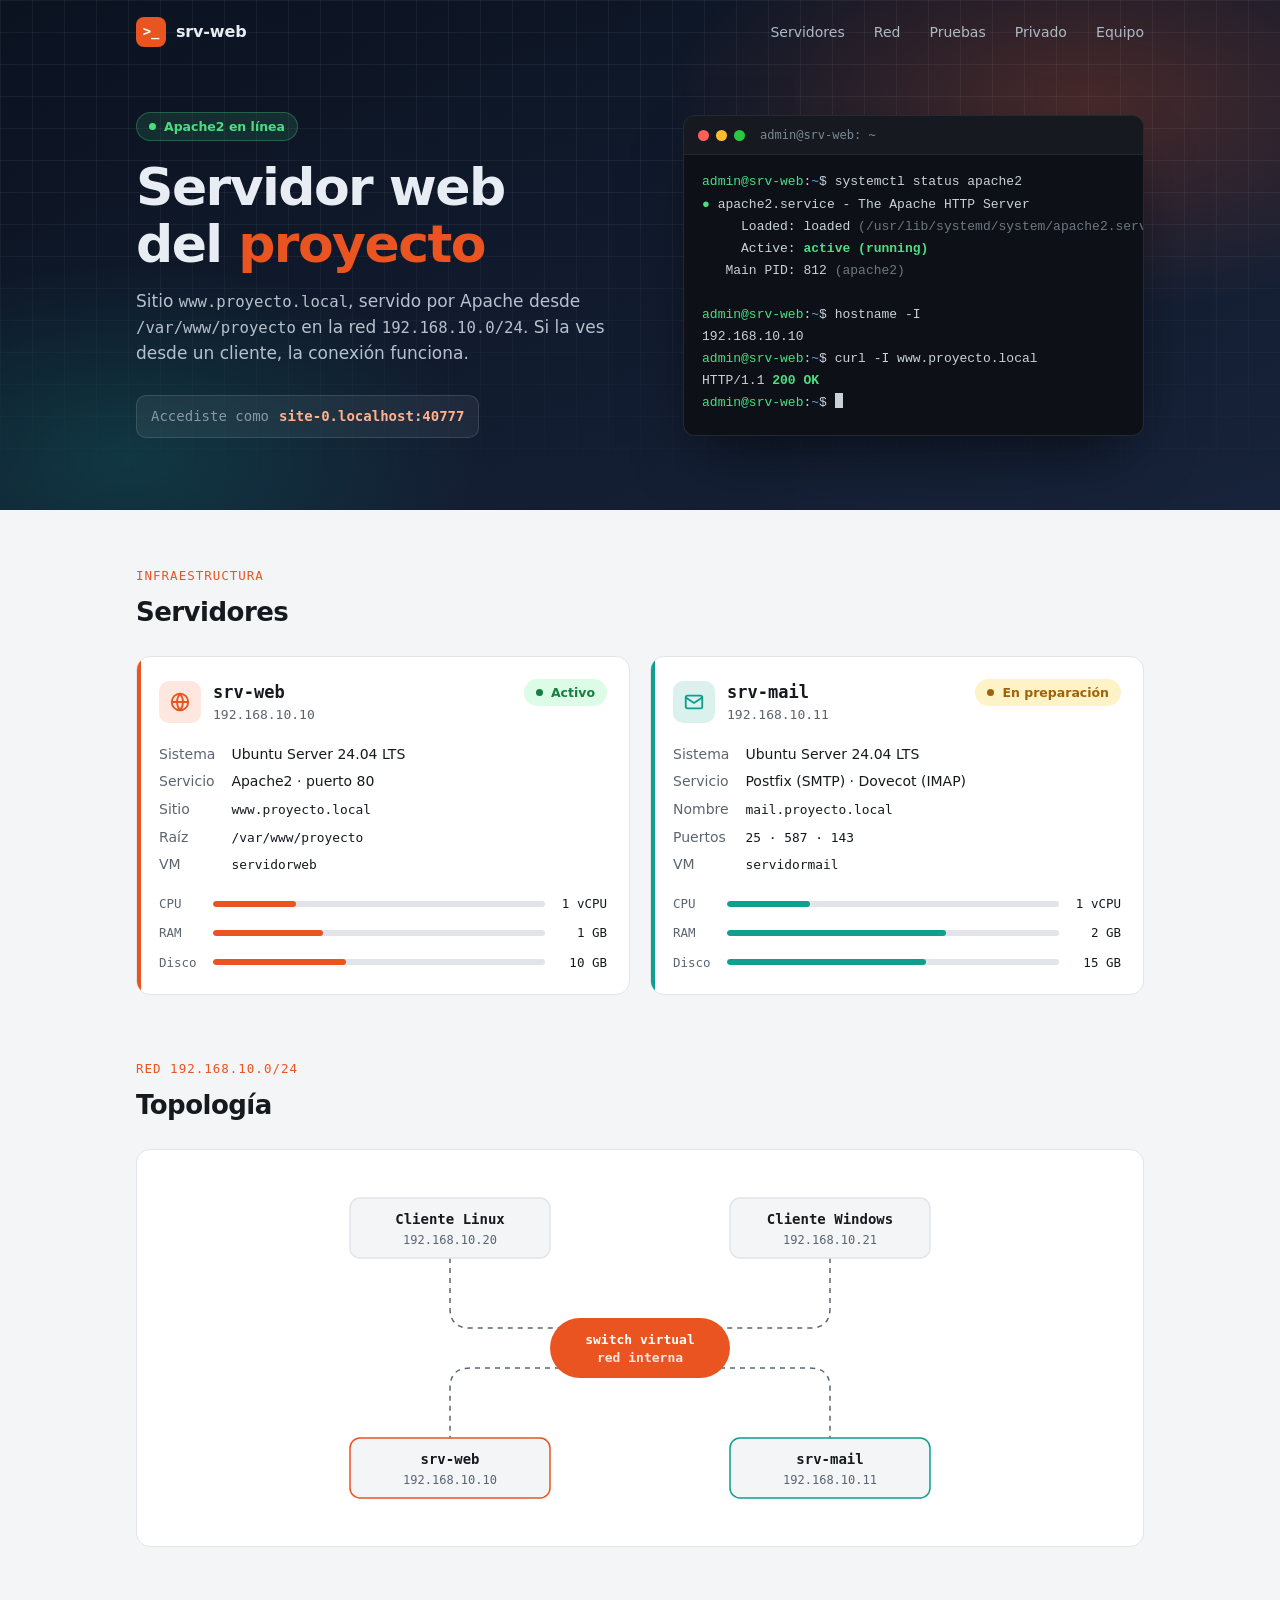
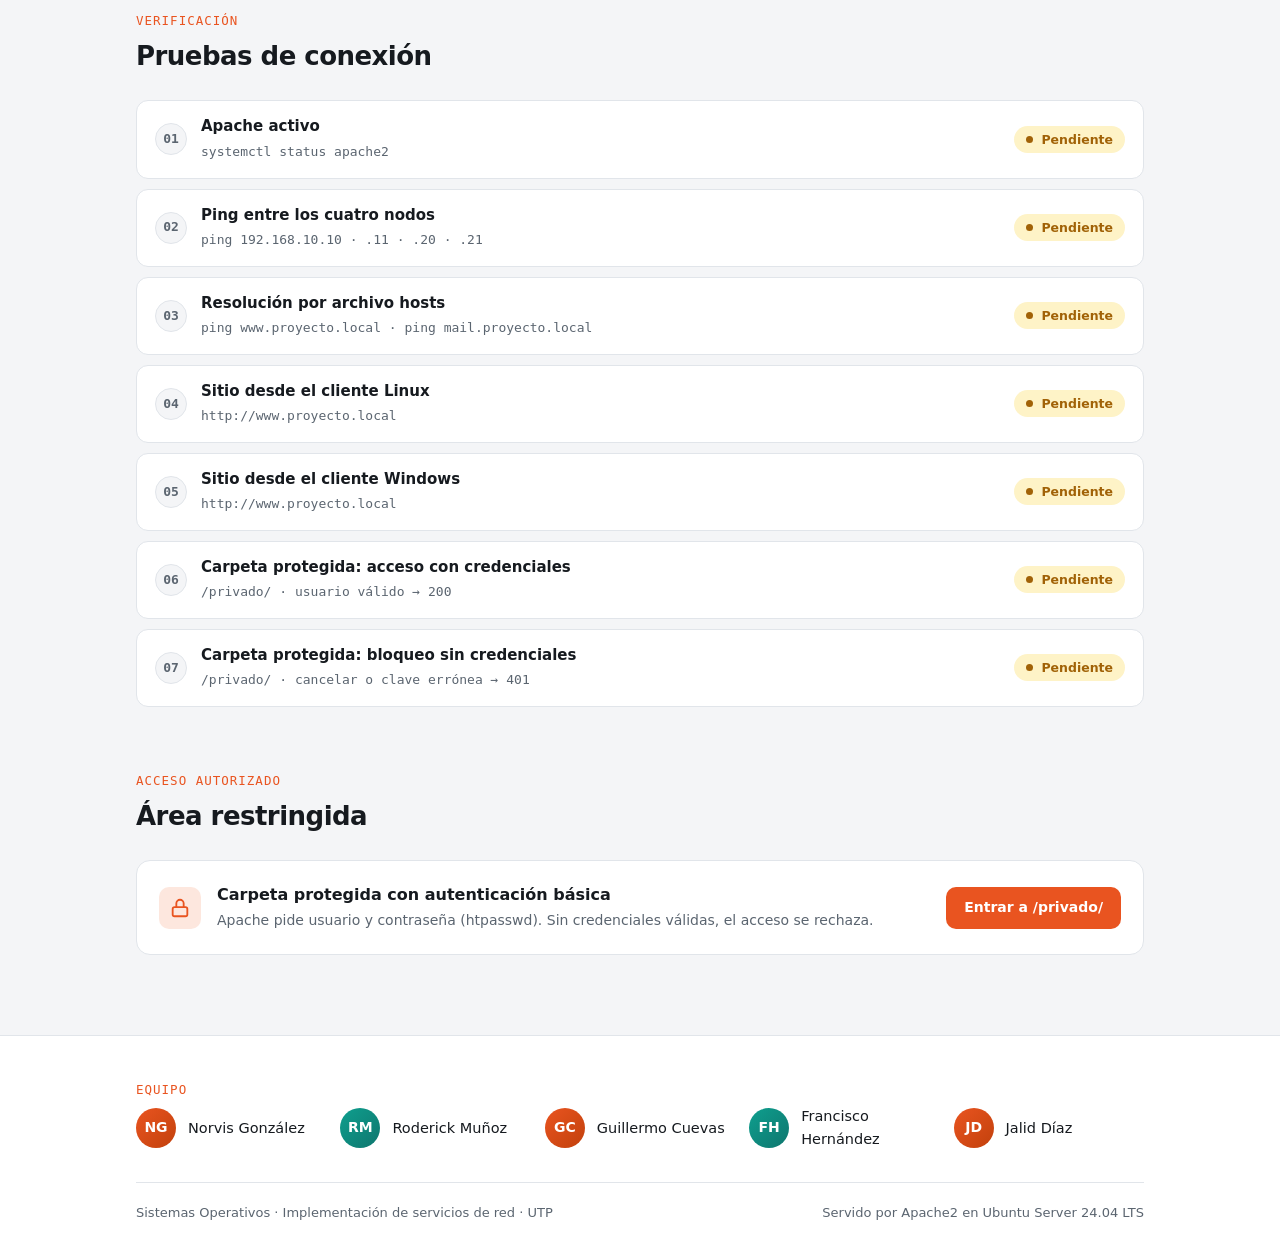
<file: index.html>
<!doctype html>
<html lang="es">
<head>
  <meta charset="utf-8">
  <meta name="viewport" content="width=device-width, initial-scale=1">
  <title>Sitio srv-web</title>
  <link rel="stylesheet" href="css/base.css">
  <link rel="stylesheet" href="css/inicio.css">
  <script src="js/main.js" defer></script>
</head>
<body>
  <header class="hero">
    <div class="wrap">
      <div class="topbar">
        <div class="brand"><span class="logo">&gt;_</span> srv-web</div>
        <nav>
          <a href="#servidores">Servidores</a>
          <a href="#red">Red</a>
          <a href="#pruebas">Pruebas</a>
          <a href="#privado">Privado</a>
          <a href="#equipo">Equipo</a>
        </nav>
      </div>

      <div class="hero-body">
        <div>
          <span class="pill live">Apache2 en línea</span>
          <h1>Servidor web<br>del <em>proyecto</em></h1>
          <p class="lead">Sitio <code>www.proyecto.local</code>, servido por Apache desde
            <code>/var/www/proyecto</code> en la red <code>192.168.10.0/24</code>.
            Si la ves desde un cliente, la conexión funciona.</p>
          <div class="access"><span>Accediste como</span> <b id="host">—</b></div>
        </div>

        <div class="term" aria-label="Estado del servicio">
          <div class="term-bar"><i></i><i></i><i></i><span>admin@srv-web: ~</span></div>
<pre><span class="t-prompt">admin@srv-web</span>:<span class="t-path">~</span>$ systemctl status apache2
<span class="t-ok">●</span> apache2.service - The Apache HTTP Server
     Loaded: loaded <span class="t-dim">(/usr/lib/systemd/system/apache2.service)</span>
     Active: <span class="t-ok">active (running)</span>
   Main PID: 812 <span class="t-dim">(apache2)</span>

<span class="t-prompt">admin@srv-web</span>:<span class="t-path">~</span>$ hostname -I
192.168.10.10
<span class="t-prompt">admin@srv-web</span>:<span class="t-path">~</span>$ curl -I www.proyecto.local
HTTP/1.1 <span class="t-ok">200 OK</span>
<span class="t-prompt">admin@srv-web</span>:<span class="t-path">~</span>$ <span class="cursor"></span></pre>
        </div>
      </div>
    </div>
  </header>

  <main class="wrap">
    <section id="servidores">
      <p class="eyebrow">Infraestructura</p>
      <h2>Servidores</h2>
      <div class="grid">
        <article class="card server">
          <div class="card-head">
            <div class="ident">
              <div class="icon">
                <svg width="22" height="22" viewBox="0 0 24 24" fill="none" stroke="currentColor" stroke-width="2" stroke-linecap="round"><circle cx="12" cy="12" r="9"/><path d="M3 12h18M12 3a14 14 0 0 1 0 18M12 3a14 14 0 0 0 0 18"/></svg>
              </div>
              <div><h3>srv-web</h3><div class="ip">192.168.10.10</div></div>
            </div>
            <span class="pill ok">Activo</span>
          </div>
          <dl>
            <dt>Sistema</dt><dd>Ubuntu Server 24.04 LTS</dd>
            <dt>Servicio</dt><dd>Apache2 · puerto 80</dd>
            <dt>Sitio</dt><dd><code>www.proyecto.local</code></dd>
            <dt>Raíz</dt><dd><code>/var/www/proyecto</code></dd>
            <dt>VM</dt><dd><code>servidorweb</code></dd>
          </dl>
          <div class="res">
            <div class="res-row"><span>CPU</span><div class="bar"><i style="width:25%"></i></div><span>1 vCPU</span></div>
            <div class="res-row"><span>RAM</span><div class="bar"><i style="width:33%"></i></div><span>1 GB</span></div>
            <div class="res-row"><span>Disco</span><div class="bar"><i style="width:40%"></i></div><span>10 GB</span></div>
          </div>
        </article>

        <article class="card server mail">
          <div class="card-head">
            <div class="ident">
              <div class="icon">
                <svg width="22" height="22" viewBox="0 0 24 24" fill="none" stroke="currentColor" stroke-width="2" stroke-linecap="round" stroke-linejoin="round"><rect x="3" y="5" width="18" height="14" rx="2"/><path d="m3 7 9 6 9-6"/></svg>
              </div>
              <div><h3>srv-mail</h3><div class="ip">192.168.10.11</div></div>
            </div>
            <span class="pill wait">En preparación</span>
          </div>
          <dl>
            <dt>Sistema</dt><dd>Ubuntu Server 24.04 LTS</dd>
            <dt>Servicio</dt><dd>Postfix (SMTP) · Dovecot (IMAP)</dd>
            <dt>Nombre</dt><dd><code>mail.proyecto.local</code></dd>
            <dt>Puertos</dt><dd><code>25 · 587 · 143</code></dd>
            <dt>VM</dt><dd><code>servidormail</code></dd>
          </dl>
          <div class="res">
            <div class="res-row"><span>CPU</span><div class="bar"><i style="width:25%"></i></div><span>1 vCPU</span></div>
            <div class="res-row"><span>RAM</span><div class="bar"><i style="width:66%"></i></div><span>2 GB</span></div>
            <div class="res-row"><span>Disco</span><div class="bar"><i style="width:60%"></i></div><span>15 GB</span></div>
          </div>
        </article>
      </div>
    </section>

    <section id="red">
      <p class="eyebrow">Red 192.168.10.0/24</p>
      <h2>Topología</h2>
      <div class="card topo">
        <svg viewBox="0 0 760 340" role="img" aria-label="Clientes Linux y Windows conectados por la red 192.168.10.0/24 a srv-web y srv-mail">
          <path class="link" d="M190 80 V130 Q190 150 210 150 H300"/>
          <path class="link" d="M570 80 V130 Q570 150 550 150 H460"/>
          <path class="link" d="M300 190 H210 Q190 190 190 210 V260"/>
          <path class="link" d="M460 190 H550 Q570 190 570 210 V260"/>

          <g class="node"><rect x="90" y="20" width="200" height="60" rx="10"/>
            <text x="190" y="46" text-anchor="middle">Cliente Linux</text>
            <text class="sub" x="190" y="66" text-anchor="middle">192.168.10.20</text></g>
          <g class="node"><rect x="470" y="20" width="200" height="60" rx="10"/>
            <text x="570" y="46" text-anchor="middle">Cliente Windows</text>
            <text class="sub" x="570" y="66" text-anchor="middle">192.168.10.21</text></g>

          <g class="switch"><rect x="290" y="140" width="180" height="60" rx="30"/>
            <text x="380" y="166" text-anchor="middle">switch virtual</text>
            <text x="380" y="184" text-anchor="middle" opacity=".85">red interna</text></g>

          <g class="node web"><rect x="90" y="260" width="200" height="60" rx="10"/>
            <text x="190" y="286" text-anchor="middle">srv-web</text>
            <text class="sub" x="190" y="306" text-anchor="middle">192.168.10.10</text></g>
          <g class="node mailn"><rect x="470" y="260" width="200" height="60" rx="10"/>
            <text x="570" y="286" text-anchor="middle">srv-mail</text>
            <text class="sub" x="570" y="306" text-anchor="middle">192.168.10.11</text></g>
        </svg>
      </div>
    </section>

    <section id="pruebas">
      <p class="eyebrow">Verificación</p>
      <h2>Pruebas de conexión</h2>
      <div class="checks">
        <div class="check"><span class="num">01</span>
          <div><strong>Apache activo</strong><code>systemctl status apache2</code></div>
          <span class="pill wait">Pendiente</span></div>
        <div class="check"><span class="num">02</span>
          <div><strong>Ping entre los cuatro nodos</strong><code>ping 192.168.10.10 · .11 · .20 · .21</code></div>
          <span class="pill wait">Pendiente</span></div>
        <div class="check"><span class="num">03</span>
          <div><strong>Resolución por archivo hosts</strong><code>ping www.proyecto.local · ping mail.proyecto.local</code></div>
          <span class="pill wait">Pendiente</span></div>
        <div class="check"><span class="num">04</span>
          <div><strong>Sitio desde el cliente Linux</strong><code>http://www.proyecto.local</code></div>
          <span class="pill wait">Pendiente</span></div>
        <div class="check"><span class="num">05</span>
          <div><strong>Sitio desde el cliente Windows</strong><code>http://www.proyecto.local</code></div>
          <span class="pill wait">Pendiente</span></div>
        <div class="check"><span class="num">06</span>
          <div><strong>Carpeta protegida: acceso con credenciales</strong><code>/privado/ · usuario válido → 200</code></div>
          <span class="pill wait">Pendiente</span></div>
        <div class="check"><span class="num">07</span>
          <div><strong>Carpeta protegida: bloqueo sin credenciales</strong><code>/privado/ · cancelar o clave errónea → 401</code></div>
          <span class="pill wait">Pendiente</span></div>
      </div>
    </section>

    <section id="privado">
      <p class="eyebrow">Acceso autorizado</p>
      <h2>Área restringida</h2>
      <div class="card restricted">
        <div class="icon">
          <svg width="22" height="22" viewBox="0 0 24 24" fill="none" stroke="currentColor" stroke-width="2" stroke-linecap="round" stroke-linejoin="round"><rect x="4" y="11" width="16" height="10" rx="2"/><path d="M8 11V7a4 4 0 0 1 8 0v4"/></svg>
        </div>
        <div>
          <strong>Carpeta protegida con autenticación básica</strong>
          <p>Apache pide usuario y contraseña (htpasswd). Sin credenciales válidas, el acceso se rechaza.</p>
        </div>
        <a class="btn" href="privado/index.html">Entrar a /privado/</a>
      </div>
    </section>
  </main>

  <footer id="equipo">
    <div class="wrap">
      <p class="eyebrow">Equipo</p>
      <div class="team">
        <div class="member"><div class="avatar">NG</div><span>Norvis González</span></div>
        <div class="member"><div class="avatar">RM</div><span>Roderick Muñoz</span></div>
        <div class="member"><div class="avatar">GC</div><span>Guillermo Cuevas</span></div>
        <div class="member"><div class="avatar">FH</div><span>Francisco Hernández</span></div>
        <div class="member"><div class="avatar">JD</div><span>Jalid Díaz</span></div>
      </div>
      <div class="foot-note">
        <span>Sistemas Operativos · Implementación de servicios de red · UTP</span>
        <span>Servido por Apache2 en Ubuntu Server 24.04 LTS</span>
      </div>
    </div>
  </footer>

</body>
</html>
</file>
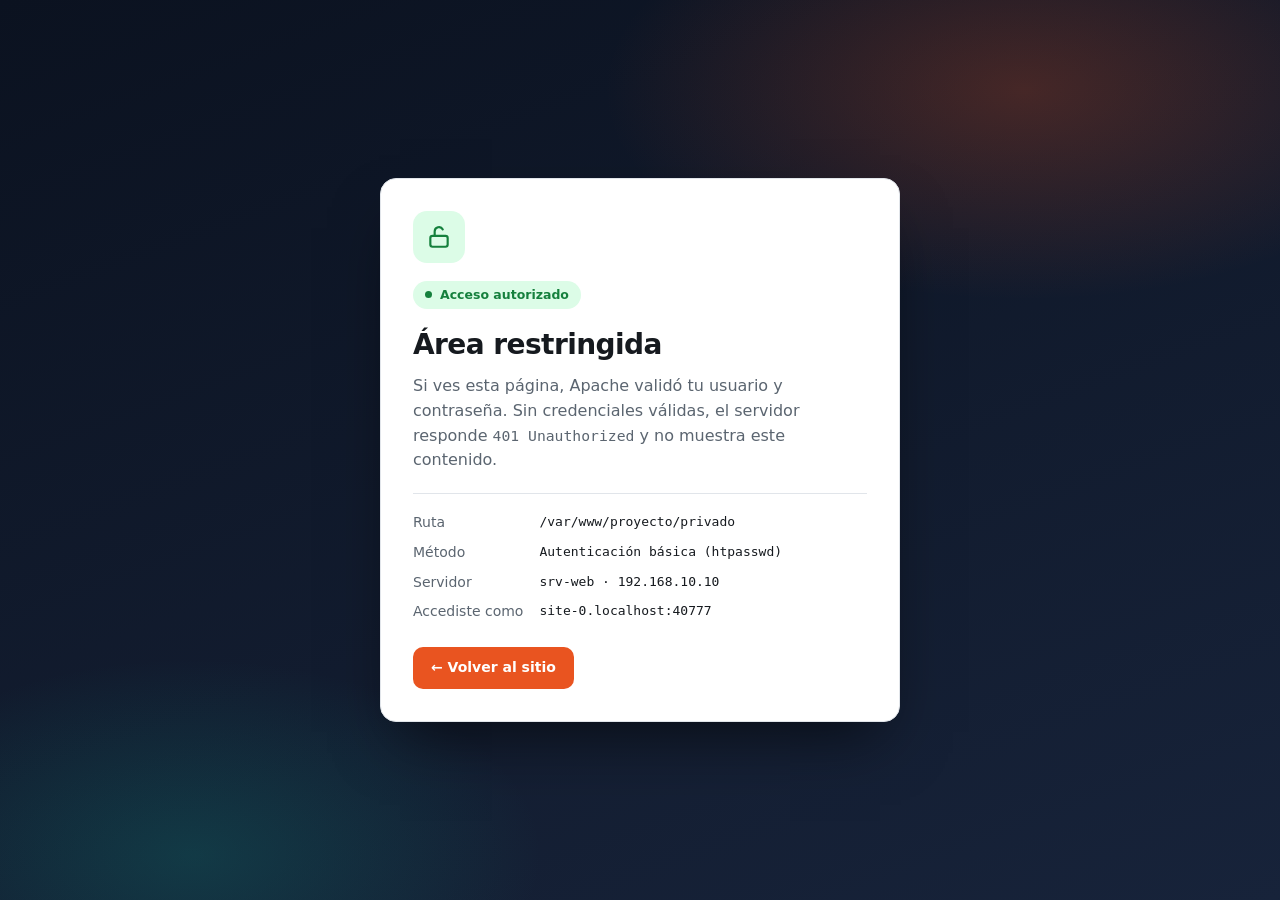
<file: privado/index.html>
<!doctype html>
<html lang="es">
<head>
  <meta charset="utf-8">
  <meta name="viewport" content="width=device-width, initial-scale=1">
  <title>Área restringida · srv-web</title>
  <link rel="stylesheet" href="../css/base.css">
  <link rel="stylesheet" href="../css/privado.css">
  <script src="../js/main.js" defer></script>
</head>
<body>
  <main class="card">
    <div class="lock">
      <svg width="26" height="26" viewBox="0 0 24 24" fill="none" stroke="currentColor" stroke-width="2" stroke-linecap="round" stroke-linejoin="round"><rect x="4" y="11" width="16" height="10" rx="2"/><path d="M8 11V7a4 4 0 0 1 7.5-2"/></svg>
    </div>
    <span class="pill ok">Acceso autorizado</span>
    <h1>Área restringida</h1>
    <p>Si ves esta página, Apache validó tu usuario y contraseña. Sin credenciales
      válidas, el servidor responde <code>401 Unauthorized</code> y no muestra este contenido.</p>
    <dl>
      <dt>Ruta</dt><dd>/var/www/proyecto/privado</dd>
      <dt>Método</dt><dd>Autenticación básica (htpasswd)</dd>
      <dt>Servidor</dt><dd>srv-web · 192.168.10.10</dd>
      <dt>Accediste como</dt><dd id="host">—</dd>
    </dl>
    <a class="btn" href="../index.html">← Volver al sitio</a>
  </main>
</body>
</html>
</file>
<file: css/base.css>
:root {
  --bg: #f4f5f7;
  --card: #ffffff;
  --text: #161a1f;
  --muted: #5b6570;
  --line: #e1e5ea;
  --accent: #e95420;
  --accent-soft: #fde7de;
  --teal: #0e9f8e;
  --ok: #15803d;
  --ok-bg: #dcfce7;
  --wait: #a16207;
  --wait-bg: #fef3c7;
  --hero-1: #0b1220;
  --hero-2: #17233a;
  --term: #0d1117;
  --mono: ui-monospace, "Cascadia Code", Consolas, "DejaVu Sans Mono", monospace;
}
@media (prefers-color-scheme: dark) {
  :root:not([data-theme="light"]) {
    color-scheme: dark;
    --bg: #0e1116;
    --card: #161b22;
    --text: #e6e9ec;
    --muted: #98a2ad;
    --line: #262d36;
    --accent: #ff7a45;
    --accent-soft: #3a1d12;
    --teal: #2dd4bf;
    --ok: #4ade80;
    --ok-bg: #12351f;
    --wait: #fbbf24;
    --wait-bg: #3a2a08;
  }
}
:root[data-theme="dark"] {
  color-scheme: dark;
  --bg: #0e1116; --card: #161b22; --text: #e6e9ec; --muted: #98a2ad; --line: #262d36;
  --accent: #ff7a45; --accent-soft: #3a1d12; --teal: #2dd4bf;
  --ok: #4ade80; --ok-bg: #12351f; --wait: #fbbf24; --wait-bg: #3a2a08;
}
* { box-sizing: border-box; }
html { scroll-behavior: smooth; }
body {
  margin: 0;
  background: var(--bg);
  color: var(--text);
  font-family: system-ui, -apple-system, "Segoe UI", Ubuntu, sans-serif;
  line-height: 1.55;
}
.wrap { max-width: 1040px; margin: 0 auto; padding: 0 16px; }
code { font-family: var(--mono); font-size: 0.92em; }

/* Estados */
.pill {
  display: inline-flex; align-items: center; gap: 8px;
  font-size: 12.5px; font-weight: 600; padding: 4px 12px; border-radius: 999px; white-space: nowrap;
}
.pill::before { content: ""; width: 7px; height: 7px; border-radius: 50%; background: currentColor; }
.pill.ok { color: var(--ok); background: var(--ok-bg); }
.pill.wait { color: var(--wait); background: var(--wait-bg); }
</file>
<file: css/inicio.css>
/* ---------- Cabecera + hero ---------- */
.hero {
  position: relative;
  color: #e8edf3;
  background:
    radial-gradient(600px 300px at 85% 20%, rgba(233, 84, 32, 0.25), transparent 70%),
    radial-gradient(500px 280px at 10% 90%, rgba(14, 159, 142, 0.22), transparent 70%),
    linear-gradient(160deg, var(--hero-1), var(--hero-2));
  overflow: hidden;
}
.hero::before {
  content: "";
  position: absolute; inset: 0;
  background-image:
    linear-gradient(rgba(255,255,255,0.05) 1px, transparent 1px),
    linear-gradient(90deg, rgba(255,255,255,0.05) 1px, transparent 1px);
  background-size: 32px 32px;
  mask-image: linear-gradient(to bottom, black 40%, transparent);
  pointer-events: none;
}
.topbar { position: relative; display: flex; align-items: center; justify-content: space-between; height: 64px; }
.brand { display: flex; align-items: center; gap: 10px; font-weight: 700; letter-spacing: -0.01em; }
.logo {
  width: 30px; height: 30px; border-radius: 8px; display: grid; place-items: center;
  background: var(--accent); color: #fff; font-family: var(--mono); font-size: 14px;
}
nav a { color: #aeb9c6; text-decoration: none; margin-left: 24px; font-size: 14px; }
nav a:hover { color: #fff; }

.hero-body {
  position: relative;
  display: grid; grid-template-columns: 1.1fr 1fr; gap: 40px; align-items: center;
  padding: 48px 0 72px;
}
.pill.live { color: #4ade80; background: rgba(74, 222, 128, 0.12); border: 1px solid rgba(74, 222, 128, 0.3); }
.pill.live::before { animation: pulse 1.8s ease-in-out infinite; }
@keyframes pulse { 0%, 100% { opacity: 1; } 50% { opacity: 0.3; } }

h1 { font-size: clamp(32px, 5.5vw, 52px); line-height: 1.08; margin: 18px 0 16px; letter-spacing: -0.03em; }
h1 em { font-style: normal; color: var(--accent); }
.lead { color: #b6c1cd; font-size: 17px; max-width: 520px; margin: 0; }
.access {
  margin-top: 28px; display: inline-flex; align-items: center; gap: 10px;
  font-family: var(--mono); font-size: 14px;
  background: rgba(255,255,255,0.06); border: 1px solid rgba(255,255,255,0.12);
  border-radius: 10px; padding: 10px 14px;
}
.access span { color: #8b97a5; }
.access b { color: #ffb08e; font-weight: 600; }

/* Terminal */
.term {
  background: var(--term); border: 1px solid rgba(255,255,255,0.1); border-radius: 12px;
  box-shadow: 0 30px 60px -20px rgba(0,0,0,0.6);
  overflow: hidden; font-family: var(--mono); font-size: 13px;
}
.term-bar { display: flex; align-items: center; gap: 7px; padding: 10px 14px; background: rgba(255,255,255,0.04); border-bottom: 1px solid rgba(255,255,255,0.06); }
.term-bar i { width: 11px; height: 11px; border-radius: 50%; background: #3a4350; }
.term-bar i:nth-child(1) { background: #ff5f57; }
.term-bar i:nth-child(2) { background: #febc2e; }
.term-bar i:nth-child(3) { background: #28c840; }
.term-bar span { margin-left: 8px; color: #7d8794; font-size: 12px; }
.term pre { margin: 0; padding: 16px 18px 20px; color: #c9d1d9; overflow-x: auto; line-height: 1.7; }
.t-prompt { color: #4ade80; }
.t-path { color: #60a5fa; }
.t-ok { color: #4ade80; font-weight: 600; }
.t-dim { color: #6e7781; }
.cursor { display: inline-block; width: 8px; height: 15px; background: #c9d1d9; vertical-align: -2px; animation: blink 1s steps(1) infinite; }
@keyframes blink { 50% { opacity: 0; } }

/* ---------- Secciones ---------- */
section { padding: 56px 0 8px; }
.eyebrow { font-family: var(--mono); font-size: 12.5px; color: var(--accent); letter-spacing: 0.08em; text-transform: uppercase; margin: 0 0 6px; }
h2 { font-size: 26px; margin: 0 0 24px; letter-spacing: -0.02em; }

.grid { display: grid; grid-template-columns: repeat(auto-fit, minmax(300px, 1fr)); gap: 20px; }
.card {
  background: var(--card); border: 1px solid var(--line); border-radius: 14px; padding: 22px;
  transition: transform .2s ease, box-shadow .2s ease;
}
.server:hover { transform: translateY(-3px); box-shadow: 0 16px 32px -18px rgba(0,0,0,0.35); }
.server { position: relative; overflow: hidden; }
.server::before { content: ""; position: absolute; left: 0; top: 0; bottom: 0; width: 4px; background: var(--accent); }
.server.mail::before { background: var(--teal); }
.card-head { display: flex; justify-content: space-between; align-items: flex-start; gap: 12px; margin-bottom: 18px; }
.ident { display: flex; gap: 12px; align-items: center; }
.icon {
  width: 42px; height: 42px; border-radius: 10px; display: grid; place-items: center;
  background: var(--accent-soft); color: var(--accent);
}
.mail .icon { background: color-mix(in srgb, var(--teal) 15%, transparent); color: var(--teal); }
.card h3 { margin: 0; font-size: 17px; font-family: var(--mono); }
.ip { color: var(--muted); font-family: var(--mono); font-size: 13px; }
dl { margin: 0 0 18px; display: grid; grid-template-columns: auto 1fr; gap: 6px 16px; font-size: 14px; }
dt { color: var(--muted); }
dd { margin: 0; }

.res { display: grid; gap: 10px; font-size: 12.5px; }
.res-row { display: grid; grid-template-columns: 44px 1fr 52px; align-items: center; gap: 10px; }
.res-row span:first-child { color: var(--muted); font-family: var(--mono); }
.res-row span:last-child { text-align: right; font-family: var(--mono); }
.bar { height: 6px; border-radius: 99px; background: var(--line); overflow: hidden; }
.bar i { display: block; height: 100%; border-radius: inherit; background: var(--accent); }
.mail .bar i { background: var(--teal); }

/* Topología */
.topo { padding: 28px 16px; }
.topo svg { display: block; width: 100%; max-width: 760px; height: auto; margin: 0 auto; }
.topo .node rect { fill: var(--bg); stroke: var(--line); stroke-width: 1.5; }
.topo .node text { fill: var(--text); font-family: var(--mono); font-size: 14px; font-weight: 600; }
.topo .node .sub { fill: var(--muted); font-size: 12px; font-weight: 400; }
.topo .link { stroke: var(--muted); stroke-width: 1.5; fill: none; stroke-dasharray: 5 5; animation: flow 1.2s linear infinite; }
@keyframes flow { to { stroke-dashoffset: -20; } }
.topo .switch rect { fill: var(--accent); }
.topo .switch text { fill: #fff; font-family: var(--mono); font-size: 13px; font-weight: 600; }
.topo .web rect { stroke: var(--accent); }
.topo .mailn rect { stroke: var(--teal); }

/* Pruebas */
.checks { display: grid; gap: 10px; }
.check {
  display: grid; grid-template-columns: 32px 1fr auto; gap: 14px; align-items: center;
  background: var(--card); border: 1px solid var(--line); border-radius: 12px; padding: 14px 18px;
}
.num {
  width: 32px; height: 32px; border-radius: 50%; display: grid; place-items: center;
  font-family: var(--mono); font-size: 13px; font-weight: 600;
  background: var(--bg); border: 1px solid var(--line); color: var(--muted);
}
.check.done .num { background: var(--ok-bg); color: var(--ok); border-color: transparent; }
.check strong { display: block; font-size: 15px; }
.check code { color: var(--muted); font-size: 13px; }

/* Área restringida */
.restricted { display: grid; grid-template-columns: 42px 1fr auto; gap: 16px; align-items: center; }
.restricted p { margin: 2px 0 0; color: var(--muted); font-size: 14px; }
.btn {
  display: inline-block; padding: 10px 18px; border-radius: 10px; text-decoration: none;
  background: var(--accent); color: #fff; font-weight: 600; font-size: 14px; white-space: nowrap;
}
.btn:hover { filter: brightness(1.08); }

/* ---------- Pie / equipo ---------- */
footer { margin-top: 72px; background: var(--card); border-top: 1px solid var(--line); padding: 44px 0 36px; }
.team { display: grid; grid-template-columns: repeat(auto-fit, minmax(170px, 1fr)); gap: 14px; margin-bottom: 32px; }
.member { display: flex; align-items: center; gap: 12px; }
.avatar {
  width: 40px; height: 40px; flex: none; border-radius: 50%; display: grid; place-items: center;
  font-weight: 700; font-size: 14px; color: #fff;
  background: linear-gradient(135deg, var(--accent), #c2410c);
}
.member:nth-child(even) .avatar { background: linear-gradient(135deg, var(--teal), #0f766e); }
.member span { font-size: 14.5px; font-weight: 500; }
.foot-note { display: flex; justify-content: space-between; flex-wrap: wrap; gap: 8px; color: var(--muted); font-size: 13px; border-top: 1px solid var(--line); padding-top: 20px; }

@media (max-width: 820px) {
  .hero-body { grid-template-columns: 1fr; padding: 32px 0 56px; }
}
@media (max-width: 560px) {
  nav { display: none; }
  .check { grid-template-columns: 32px 1fr; }
  .check .pill { grid-column: 2; justify-self: start; }
  .restricted { grid-template-columns: 42px 1fr; }
  .restricted .btn { grid-column: 1 / -1; text-align: center; }
}
@media (prefers-reduced-motion: reduce) {
  *, *::before { animation: none !important; transition: none !important; }
}
</file>
<file: css/privado.css>
body {
  min-height: 100vh; display: grid; place-items: center; padding: 24px 16px;
  background:
    radial-gradient(600px 300px at 80% 10%, rgba(233, 84, 32, 0.25), transparent 70%),
    radial-gradient(500px 280px at 15% 95%, rgba(14, 159, 142, 0.22), transparent 70%),
    linear-gradient(160deg, var(--hero-1), var(--hero-2));
}
.card {
  width: 100%; max-width: 520px; background: var(--card); border: 1px solid var(--line);
  border-radius: 16px; padding: 32px; box-shadow: 0 30px 60px -20px rgba(0,0,0,0.6);
}
.lock {
  width: 52px; height: 52px; border-radius: 14px; display: grid; place-items: center;
  background: var(--ok-bg); color: var(--ok); margin-bottom: 18px;
}
h1 { font-size: 28px; margin: 14px 0 8px; letter-spacing: -0.02em; }
p { color: var(--muted); margin: 0 0 20px; }
dl { margin: 0 0 24px; display: grid; grid-template-columns: auto 1fr; gap: 8px 16px; font-size: 14px;
     border-top: 1px solid var(--line); padding-top: 18px; }
dt { color: var(--muted); }
dd { margin: 0; font-family: var(--mono); font-size: 13px; }
.btn { display: inline-block; padding: 10px 18px; border-radius: 10px; text-decoration: none;
       background: var(--accent); color: #fff; font-weight: 600; font-size: 14px; }
.btn:hover { filter: brightness(1.08); }
</file>
